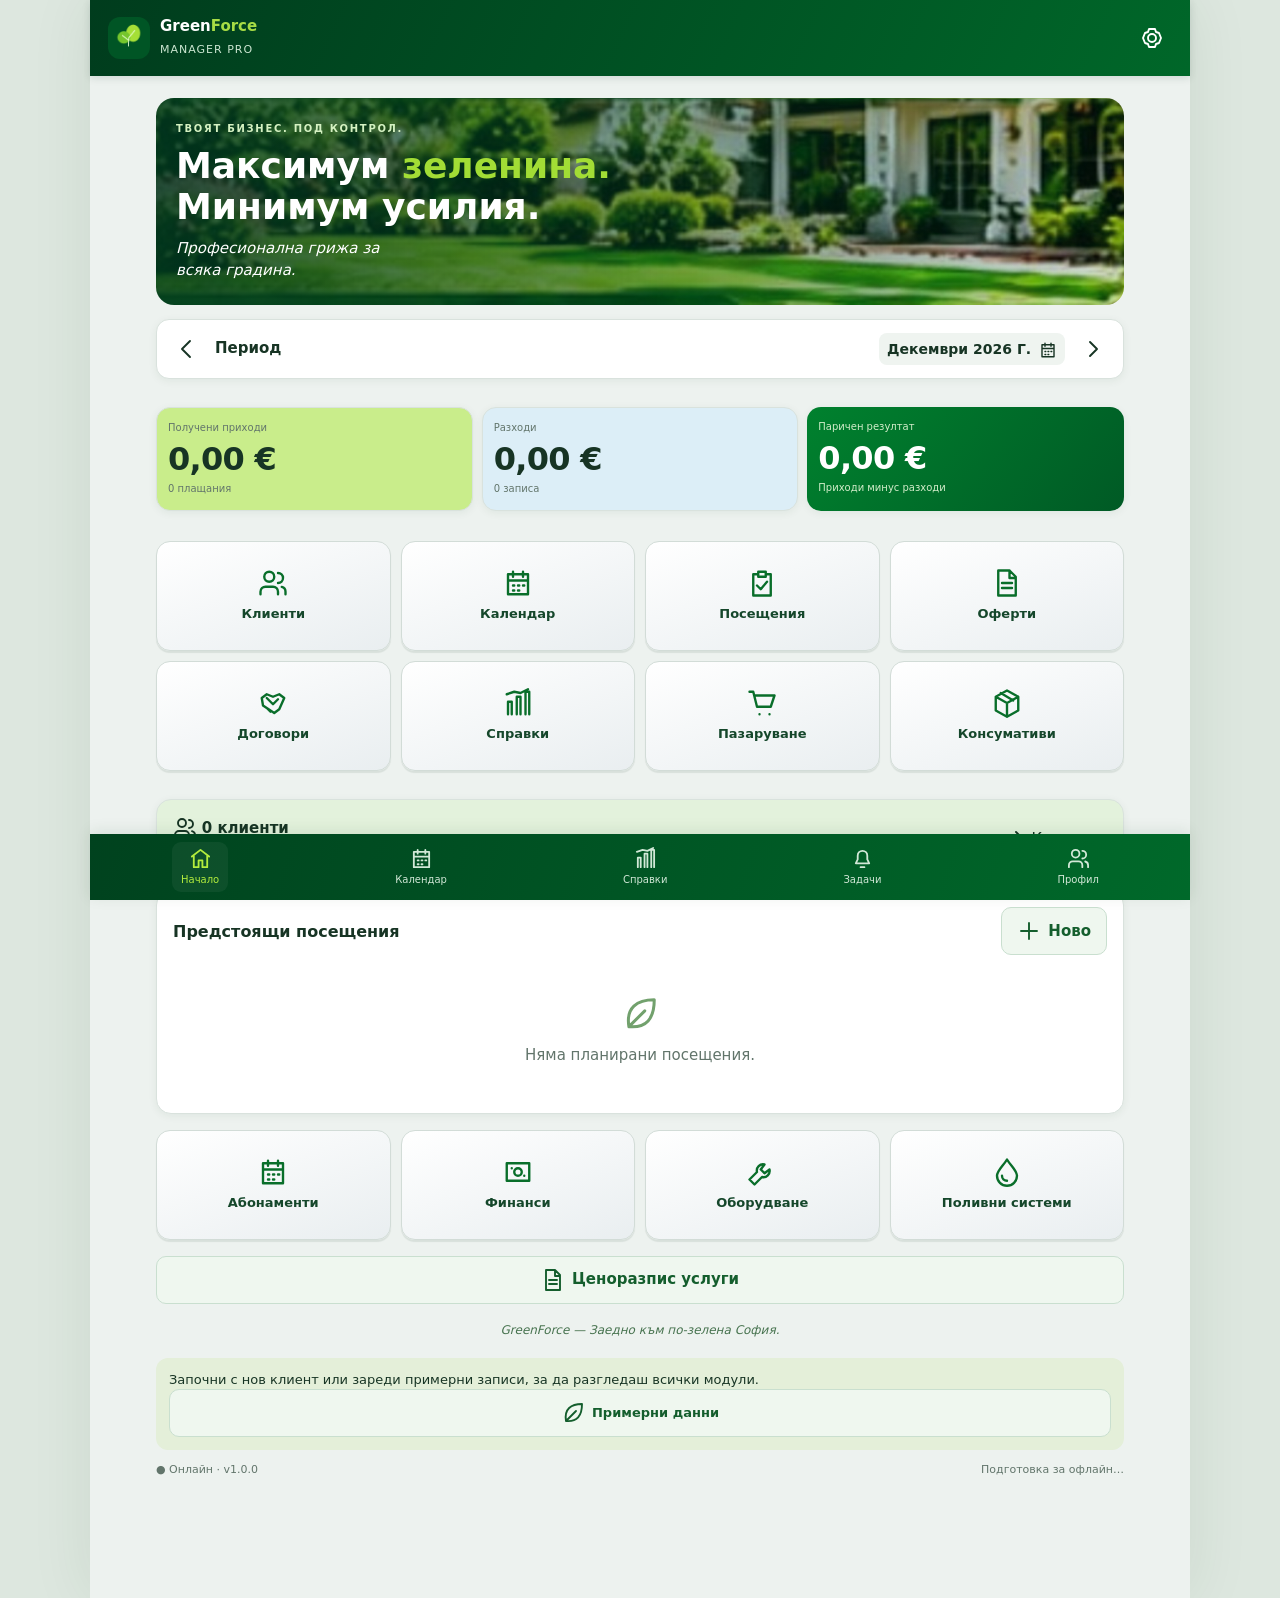
<file: index.html>
<!doctype html>
<html lang="bg"><head><meta charset="utf-8"><meta name="viewport" content="width=device-width,initial-scale=1,viewport-fit=cover"><meta name="theme-color" content="#005525"><meta name="description" content="GreenForce Manager Pro — клиенти, посещения и финанси. Офлайн, без регистрация."><link rel="manifest" href="./manifest.webmanifest"><link rel="icon" type="image/png" href="./assets/icon-192.png"><link rel="apple-touch-icon" href="./assets/icon-192.png"><link rel="stylesheet" href="./style.css"><title>GreenForce Manager Pro</title></head><body><div id="app"></div><dialog id="modal"></dialog><div id="toast" role="status" aria-live="polite"></div><script src="./pdf.js" defer></script><script src="./app.js" defer></script></body></html>
</file>
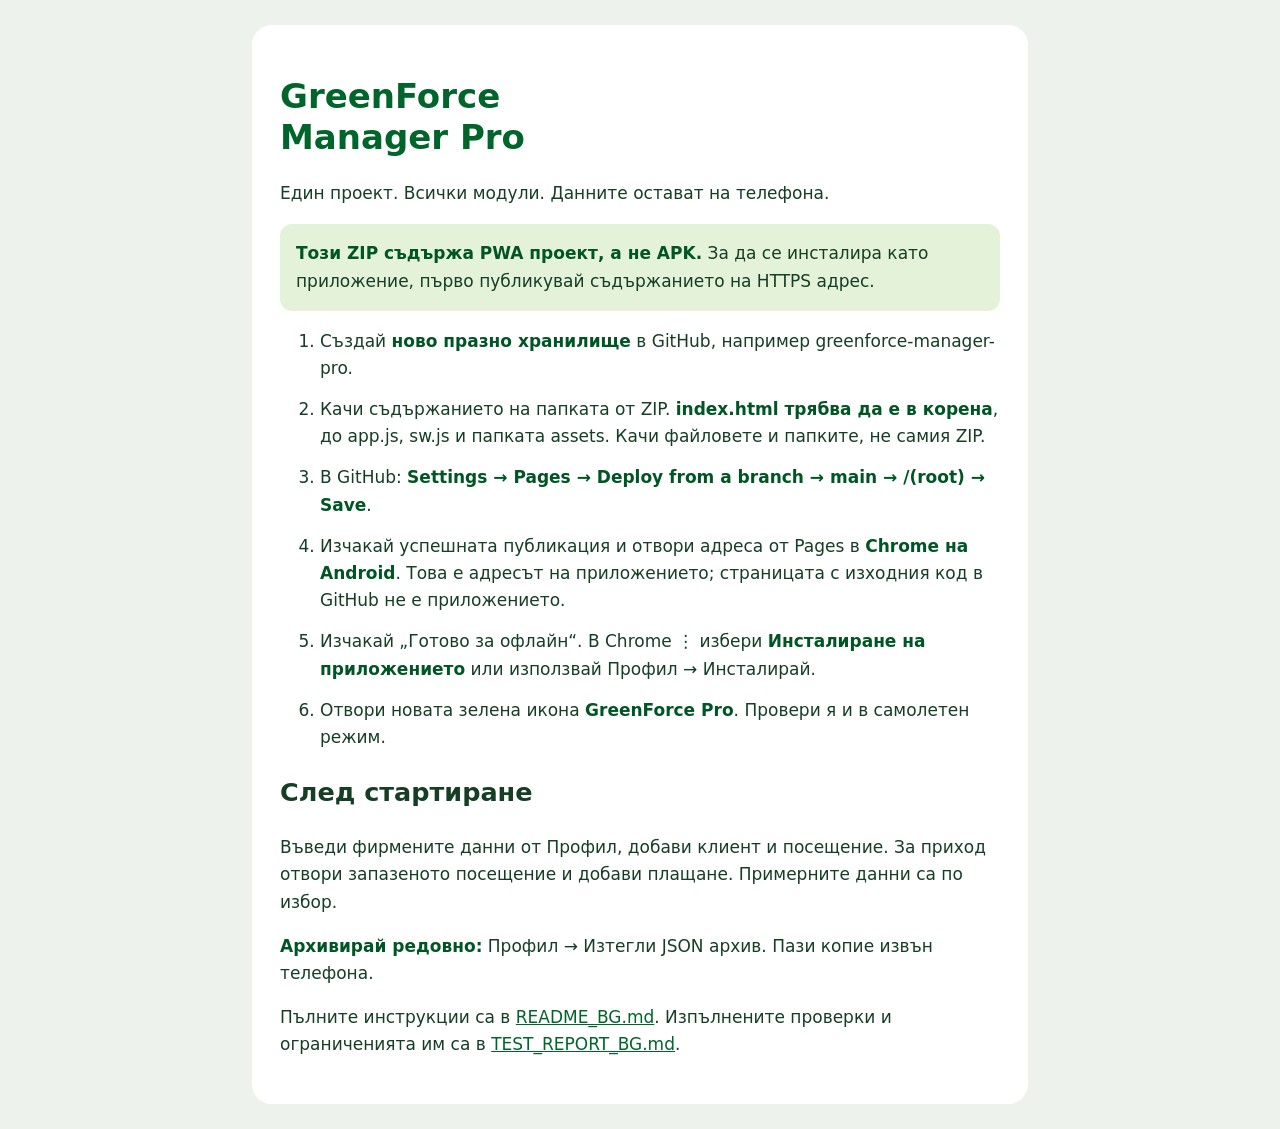
<file: START_HERE.html>
<!doctype html><html lang="bg"><meta charset="utf-8"><meta name="viewport" content="width=device-width,initial-scale=1"><title>GreenForce Pro — първи стъпки</title><style>body{font:17px/1.6 system-ui;background:#edf3ec;color:#153e25;margin:0;padding:25px}main{max-width:720px;margin:auto;background:white;border-radius:20px;padding:28px}h1{line-height:1.2;color:#00652b}a{color:#00652b}li{margin-bottom:14px}strong{color:#005525}.note{background:#e5f2da;padding:16px;border-radius:12px}</style><main><h1>GreenForce<br>Manager Pro</h1><p>Един проект. Всички модули. Данните остават на телефона.</p><p class="note"><strong>Този ZIP съдържа PWA проект, а не APK.</strong> За да се инсталира като приложение, първо публикувай съдържанието на HTTPS адрес.</p><ol><li>Създай <strong>ново празно хранилище</strong> в GitHub, например greenforce-manager-pro.</li><li>Качи съдържанието на папката от ZIP. <strong>index.html трябва да е в корена</strong>, до app.js, sw.js и папката assets. Качи файловете и папките, не самия ZIP.</li><li>В GitHub: <strong>Settings → Pages → Deploy from a branch → main → /(root) → Save</strong>.</li><li>Изчакай успешната публикация и отвори адреса от Pages в <strong>Chrome на Android</strong>. Това е адресът на приложението; страницата с изходния код в GitHub не е приложението.</li><li>Изчакай „Готово за офлайн“. В Chrome ⋮ избери <strong>Инсталиране на приложението</strong> или използвай Профил → Инсталирай.</li><li>Отвори новата зелена икона <strong>GreenForce Pro</strong>. Провери я и в самолетен режим.</li></ol><h2>След стартиране</h2><p>Въведи фирмените данни от Профил, добави клиент и посещение. За приход отвори запазеното посещение и добави плащане. Примерните данни са по избор.</p><p><strong>Архивирай редовно:</strong> Профил → Изтегли JSON архив. Пази копие извън телефона.</p><p>Пълните инструкции са в <a href="README_BG.md">README_BG.md</a>. Изпълнените проверки и ограниченията им са в <a href="TEST_REPORT_BG.md">TEST_REPORT_BG.md</a>.</p></main></html>
</file>
<file: style.css>
:root{--green:#006b2c;--dark:#003e20;--lime:#a2dd35;--ink:#173424;--muted:#62756b;--line:#d9e2dd;--bg:#edf2ef;--shadow:0 2px 8px #153c2010}*{box-sizing:border-box}body{margin:0;background:#dde7df;color:var(--ink);font:15px/1.45 system-ui,-apple-system,"Segoe UI",sans-serif}button,input,select,textarea{font:inherit}button,a,input,select,textarea{-webkit-tap-highlight-color:transparent}button{cursor:pointer}button:focus-visible,a:focus-visible{outline:3px solid #80be29;outline-offset:3px}button:disabled{opacity:.5;cursor:default}svg{width:24px;height:24px;fill:none;stroke:currentColor;stroke-width:1.9;stroke-linecap:round;stroke-linejoin:round;vertical-align:middle;flex-shrink:0}header{background:linear-gradient(115deg,#003c1d,#006729);color:white;display:flex;align-items:center;justify-content:space-between;padding:16px 18px;position:sticky;top:0;z-index:10;min-height:74px;box-shadow:0 2px 8px #002c2422}header h1{font-size:19px;margin:0}header small{color:#cbe6d1;font-size:11px;letter-spacing:1px}.brand{display:flex;align-items:center;gap:10px}.brand img{width:42px;height:42px;border-radius:12px}.brand strong span{color:#a7dc45}.iconbtn{border:0;background:transparent;color:inherit;padding:8px;border-radius:10px}.app-shell{max-width:1100px;margin:auto;min-height:100dvh;background:var(--bg);box-shadow:0 0 60px #12391b15}main{padding:16px 16px 110px;max-width:1000px;margin:auto}h2{font-size:21px;margin:0 0 14px}h3{font-size:16px;margin:0 0 10px}p{margin:6px 0 12px}.muted,small{color:var(--muted)}.hero{position:relative;background:linear-gradient(90deg,#003a20d9,#003a2030),url('./assets/garden.jpg') center/cover;border-radius:18px;color:white;padding:24px 20px;min-height:165px;display:flex;flex-direction:column;justify-content:center;overflow:hidden}.hero h2{font-size:27px;line-height:1.15;margin-bottom:10px}.hero h2 span{color:var(--lime)}.hero p{font-style:italic;margin:0;max-width:240px}.eyebrow{text-transform:uppercase;font-size:10px;letter-spacing:1.7px;font-weight:700;margin-bottom:9px;color:#d5f1c2}.period{display:flex;align-items:center;gap:8px;background:#fff;border:1px solid var(--line);border-radius:13px;padding:9px 10px;margin:14px 0;box-shadow:var(--shadow)}.period label{font-weight:700;flex:1}.period input{width:166px;border:0;background:#eff4f0;padding:5px;border-radius:7px;color:var(--ink)}.kpis{display:grid;grid-template-columns:repeat(3,minmax(0,1fr));gap:9px;margin:14px 0}.kpi{background:white;border:1px solid var(--line);border-radius:14px;padding:13px 11px;box-shadow:var(--shadow);overflow:hidden}.kpi strong{font-size:23px;display:block;letter-spacing:-.7px;white-space:nowrap}.kpi small{font-size:10px;display:block}.kpi.green{background:linear-gradient(130deg,#00812e,#005a25);color:white;border:0}.kpi.green small{color:#d2edca}.kpi.lime{background:#c9ed8b}.kpi.blue{background:#dceef7}.dashboard-grid{display:grid;grid-template-columns:repeat(4,1fr);gap:10px;margin:16px 0}.tile{border:1px solid #d2dcd7;background:linear-gradient(160deg,#fff,#e9eef0);color:#15472b;border-radius:14px;min-height:92px;box-shadow:0 2px 1px #15342118;display:flex;align-items:center;justify-content:center;flex-direction:column;gap:7px;font-size:13px;font-weight:700}.tile svg{width:30px;height:30px;color:#096e2a}.card{background:#fff;border:1px solid var(--line);border-radius:15px;padding:16px;margin:12px 0;box-shadow:var(--shadow)}.card.tint{background:#e3f2dc}.card-title{display:flex;align-items:center;justify-content:space-between;gap:10px;margin-bottom:10px}.card-title h3{margin:0}.row{display:flex;align-items:center;gap:12px}.row.between{justify-content:space-between}.grow{flex:1;min-width:0}.stack{display:flex;flex-direction:column;gap:4px}.avatar{height:58px;width:58px;border-radius:12px;background:linear-gradient(130deg,#dcf0c8,#b8d7b9);color:#07652a;display:flex;align-items:center;justify-content:center;overflow:hidden;flex-shrink:0}.avatar svg{width:30px;height:30px}.avatar img{width:100%;height:100%;object-fit:cover}.list-row{border:0;border-bottom:1px solid var(--line);background:white;color:inherit;width:100%;text-align:left;padding:15px 0;display:flex;align-items:center;gap:12px}.list-row:last-child{border-bottom:0}.list-row strong{font-size:16px}.list-row small{display:block}.badge{font-size:11px;background:#e1f2d8;color:#236123;border-radius:7px;padding:4px 7px;white-space:nowrap;display:inline-block}.badge.amber{background:#fff0cb;color:#8e6100}.badge.blue{background:#e1eaff;color:#30549c}.badge.red{background:#fee4dd;color:#953b27}.primary,.secondary,.danger{display:inline-flex;align-items:center;justify-content:center;gap:7px;border-radius:10px;padding:11px 15px;min-height:45px;font-weight:650;text-decoration:none;border:1px solid transparent}.primary{background:linear-gradient(#008039,#006b2c);color:white;box-shadow:0 2px 3px #003c2015}.secondary{background:#eff7ef;border-color:#c9dfcf;color:#145e2d}.danger{background:#fff0ec;border-color:#efcfc5;color:#933420}.wide{width:100%}.actions{display:flex;gap:8px;flex-wrap:wrap;margin-top:12px}.actions>*{flex:1}.search{width:100%;background:#eaf0ed;border:1px solid #d9e3dd;padding:12px 15px;border-radius:24px;margin-bottom:7px}.tabs{display:flex;background:#e0e7e4;border-radius:22px;padding:4px;gap:3px;margin:12px 0}.tabs button{flex:1;min-height:36px;border:0;border-radius:20px;background:transparent;color:var(--ink);font-size:13px;font-weight:650}.tabs button.active{background:var(--green);color:white}.table-scroll{overflow:auto}table{width:100%;border-collapse:collapse;font-size:13px}th,td{text-align:left;padding:11px 8px;border-bottom:1px solid var(--line)}th{background:#eef3ef;white-space:nowrap}td.money{text-align:right;white-space:nowrap;font-variant-numeric:tabular-nums}.empty{text-align:center;padding:30px 15px;color:var(--muted)}.empty svg{display:block;margin:0 auto 12px;width:38px;height:38px;color:#72a16d}.calendar{display:grid;grid-template-columns:repeat(7,1fr);gap:5px}.calendar .weekday{text-align:center;font-size:11px;font-weight:700;color:var(--muted);padding:8px 0}.day{background:transparent;border:0;color:var(--ink);min-height:48px;border-radius:12px;position:relative;font-weight:600}.day.selected{background:var(--green);color:white}.day.today{outline:1px solid #679c55}.dot{width:5px;height:5px;background:#74ba36;display:block;border-radius:100%;position:absolute;bottom:6px;left:calc(50% - 2px)}.selected .dot{background:#ccf089}nav{position:fixed;bottom:0;left:50%;transform:translateX(-50%);width:min(100%,1100px);z-index:12;display:flex;justify-content:space-around;background:linear-gradient(110deg,#00421e,#00692a);padding:8px 3px calc(8px + env(safe-area-inset-bottom));color:#d1e8d7;box-shadow:0 -3px 14px #003e2018}nav button{border:0;color:inherit;background:transparent;display:flex;align-items:center;flex-direction:column;gap:3px;padding:5px 9px;font-size:10px;border-radius:9px}nav button.active{color:#b3ec3d;background:#ffffff0d}nav svg{width:23px;height:23px}dialog{border:0;border-radius:18px;padding:0;width:min(94vw,580px);max-height:90dvh;color:var(--ink);box-shadow:0 20px 100px #00251550}dialog::backdrop{background:#002d1c88;backdrop-filter:blur(3px)}.modal-head{display:flex;align-items:center;justify-content:space-between;padding:16px 20px;background:#eef5ed;position:sticky;top:0;z-index:2}.modal-head h2{font-size:19px;margin:0}.modal-body{padding:18px 20px}.form-grid{display:grid;grid-template-columns:1fr 1fr;gap:13px}.field{display:flex;flex-direction:column;gap:5px;font-size:13px;font-weight:600}.field.full{grid-column:1/-1}.field input,.field select,.field textarea{width:100%;padding:11px 10px;border:1px solid #c8d8ce;border-radius:9px;background:#fbfdfb;color:var(--ink);min-height:44px}.field textarea{resize:vertical;min-height:85px;font-weight:400}.field small{font-weight:400}.check{display:flex;align-items:center;gap:10px;padding:9px 0}.check input{accent-color:var(--green);width:20px;height:20px}.check.done span{text-decoration:line-through;color:var(--muted)}#toast{position:fixed;bottom:100px;left:50%;transform:translateX(-50%);background:#173c27;color:#fff;border-radius:12px;padding:12px 18px;max-width:90vw;z-index:100;display:none}.split{display:grid;grid-template-columns:1fr 1fr;gap:14px}.statusline{display:flex;align-items:center;justify-content:space-between;margin:10px 0;color:var(--muted);font-size:11px}.chart{width:100%;height:220px;display:block}.legend{display:flex;gap:12px;justify-content:center;font-size:11px}.legend i{display:inline-block;height:9px;width:9px;margin-right:4px;background:#046f31;border-radius:2px}.legend i.previous{background:#b9d5a8}.notice{padding:13px;border-radius:12px;background:#e4efd9;font-size:13px;margin:12px 0}.document-preview{white-space:pre-wrap;font-size:14px;line-height:1.6}.error{color:#b73521;background:#fff0ec;padding:10px;border-radius:8px}.slogan{font-style:italic;text-align:center;color:#47734f;font-size:12px;margin:18px 0}.item-amount{font-size:21px;font-weight:750;white-space:nowrap}.photo-large{width:95px;height:95px}.section-label{font-size:11px;letter-spacing:1px;text-transform:uppercase;color:var(--muted);margin:20px 0 7px}.total{background:#e1f2d8;text-align:center;padding:15px;border-radius:12px;font-weight:650}.total strong{display:block;font-size:27px}.install-note{background:#fff5d9;border:1px solid #e8dbb6}.kv{display:grid;grid-template-columns:1fr 1fr;gap:10px}.kv div{background:#f2f6f2;border-radius:9px;padding:10px}.kv small{display:block;font-size:11px}.kv strong{font-size:14px;overflow-wrap:anywhere}@media(max-width:650px){.dashboard-grid{grid-template-columns:repeat(2,1fr)}.home-layout{display:grid;grid-template-columns:1.2fr 1fr;gap:10px}.home-layout .dashboard-grid{margin:0;gap:8px}.home-layout .kpis{display:flex;flex-direction:column;margin:0;gap:8px}.home-layout .kpi{flex:1;display:flex;flex-direction:column;justify-content:center;padding:12px}.home-layout .kpi strong{font-size:24px}.home-layout .tile{min-height:88px}.split{grid-template-columns:1fr}.kpi strong{font-size:20px}.kpi{padding:12px 8px}main{padding:12px 12px 110px}.card{padding:13px}.form-grid{gap:12px}.period label{font-size:13px}.period input{width:150px}}@media(min-width:651px){.tile{min-height:110px}.hero{min-height:205px}.hero h2{font-size:36px}.home-layout{display:flex;flex-direction:column-reverse}.home-layout .kpi strong{font-size:32px}.desktop-grid{display:grid;grid-template-columns:1fr 1fr;gap:14px}.desktop-grid>.card{margin:0}main{padding-top:22px}.dashboard-grid{grid-template-columns:repeat(4,1fr)}}@media(prefers-reduced-motion:no-preference){button{transition:background .15s,transform .15s}button:active{transform:scale(.98)}}
.donut{width:150px;height:150px;border-radius:50%;display:grid;place-items:center;flex-shrink:0;margin:12px 0}.donut>div{width:102px;height:102px;background:white;border-radius:50%;display:flex;align-items:center;justify-content:center;font-size:18px;font-weight:750}
.month-picker{position:relative;background:#eff4f0;padding:6px 8px;border-radius:8px;font-size:14px;font-weight:650;text-transform:capitalize;white-space:nowrap}.month-picker svg{width:18px;height:18px;margin-left:3px}.period .month-picker input{position:absolute;inset:0;width:100%;height:100%;opacity:0;cursor:pointer}.month-picker:focus-within{outline:2px solid #72aa36}
</file>
